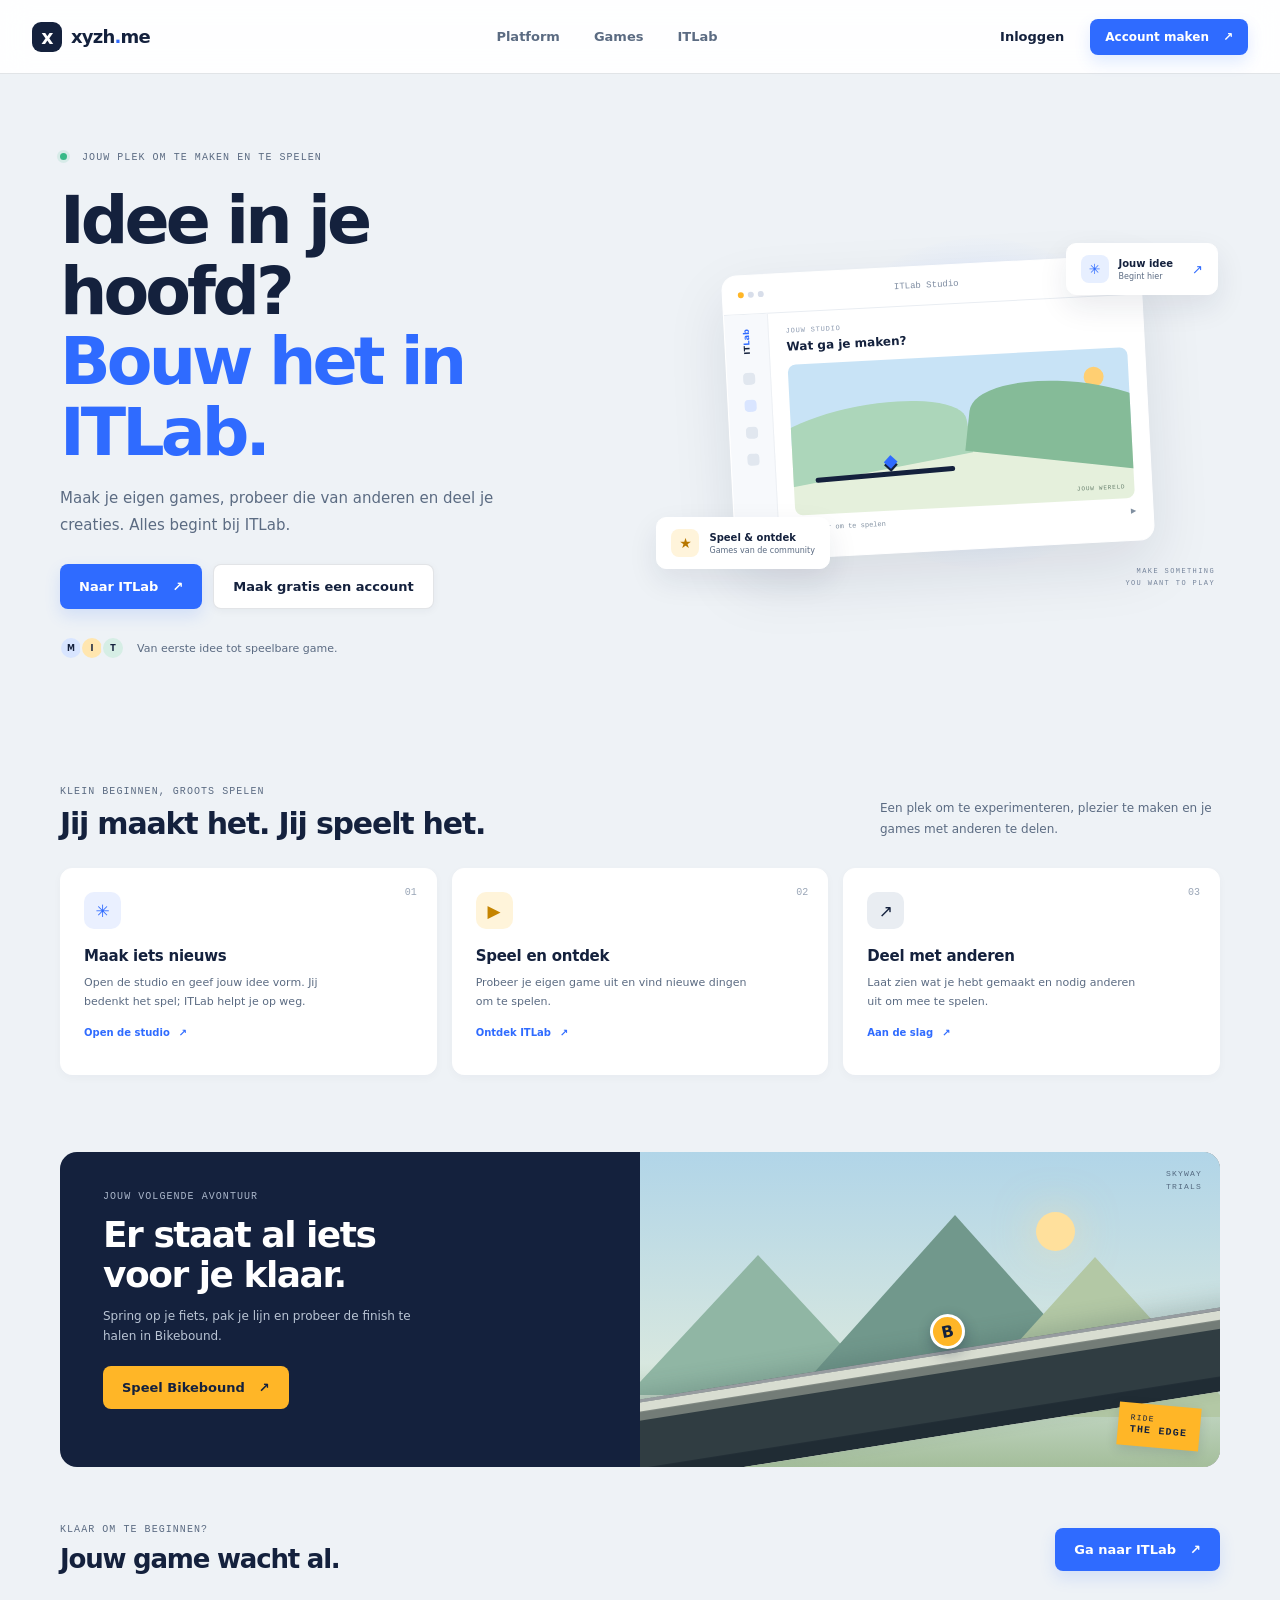
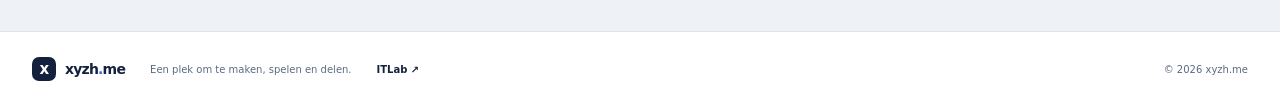
<file: index.html>
<!doctype html>
<html lang="nl">
<head>
  <meta charset="utf-8">
  <meta name="viewport" content="width=device-width,initial-scale=1">
  <meta name="theme-color" content="#eef2f6">
  <meta name="description" content="Ontdek ITLab: maak, speel en deel je eigen games.">
  <title>xyzh.me — Maak. Speel. Deel.</title>
  <link rel="stylesheet" href="styles.css">
  <script src="config.js"></script>
  <script type="module" src="home.js"></script>
</head>
<body>
  <header class="site-header">
    <a class="brand" href="#home" aria-label="xyzh.me home"><span class="brand-mark">x</span><span>xyzh<span class="brand-dot">.</span>me</span></a>
    <nav class="main-nav" aria-label="Hoofdnavigatie">
      <a href="#platform">Platform</a><a href="#games">Games</a><a href="https://itlab.xyzh.me">ITLab</a>
    </nav>
    <div class="header-actions">
      <button class="text-button" id="sign-in" type="button">Inloggen</button>
      <button class="button button-small" id="sign-up" type="button">Account maken <span aria-hidden="true">↗</span></button>
      <div id="user-button" class="user-button" hidden></div>
    </div>
    <button class="mobile-menu" id="mobile-menu" aria-label="Menu openen" aria-expanded="false">☰</button>
  </header>

  <main id="home">
    <section class="hero wrap">
      <div class="hero-copy">
        <div class="eyebrow"><span class="live-dot"></span> JOUW PLEK OM TE MAKEN EN TE SPELEN</div>
        <h1>Idee in je hoofd?<br><span class="highlight">Bouw het in ITLab.</span></h1>
        <p class="hero-text">Maak je eigen games, probeer die van anderen en deel je creaties. Alles begint bij ITLab.</p>
        <div class="hero-actions"><a class="button" href="https://itlab.xyzh.me">Naar ITLab <span aria-hidden="true">↗</span></a><button class="button button-light" id="hero-signup" type="button">Maak gratis een account</button></div>
        <div class="hero-note"><span class="avatars"><i>M</i><i>I</i><i>T</i></span><span>Van eerste idee tot speelbare game.</span></div>
      </div>
      <div class="hero-art" aria-label="Illustratie van het ITLab-platform">
        <div class="art-glow"></div>
        <div class="float-card float-card-top"><span class="float-icon blue">✳</span><span><b>Jouw idee</b><small>Begint hier</small></span><span class="tiny-arrow">↗</span></div>
        <div class="studio-window">
          <div class="window-top"><span class="window-dots"><i></i><i></i><i></i></span><span>ITLab Studio</span><span class="window-menu">···</span></div>
          <div class="window-body"><div class="window-side"><b class="side-logo">IT<span>Lab</span></b><i></i><i></i><i></i><i></i></div><div class="window-content"><div class="window-kicker">JOUW STUDIO</div><b class="window-title">Wat ga je maken?</b><div class="mini-canvas"><span class="sun"></span><span class="hill hill-one"></span><span class="hill hill-two"></span><span class="pixel-player">◆</span><span class="platform"></span><span class="canvas-label">JOUW WERELD</span></div><div class="window-footer"><span><i class="status-dot"></i> Klaar om te spelen</span><span>▶</span></div></div></div>
        </div>
        <div class="float-card float-card-bottom"><span class="float-icon amber">★</span><span><b>Speel & ontdek</b><small>Games van de community</small></span></div>
        <div class="art-label">MAKE SOMETHING<br>YOU WANT TO PLAY</div>
      </div>
    </section>

    <section class="steps wrap" id="platform">
      <div class="section-heading"><div><div class="eyebrow">KLEIN BEGINNEN, GROOTS SPELEN</div><h2>Jij maakt het. Jij speelt het.</h2></div><p>Een plek om te experimenteren, plezier te maken en je games met anderen te delen.</p></div>
      <div class="step-grid">
        <article class="step-card"><span class="step-number">01</span><div class="step-icon icon-blue">✳</div><h3>Maak iets nieuws</h3><p>Open de studio en geef jouw idee vorm. Jij bedenkt het spel; ITLab helpt je op weg.</p><a href="https://itlab.xyzh.me">Open de studio <span>↗</span></a></article>
        <article class="step-card"><span class="step-number">02</span><div class="step-icon icon-amber">▶</div><h3>Speel en ontdek</h3><p>Probeer je eigen game uit en vind nieuwe dingen om te spelen.</p><a href="https://itlab.xyzh.me">Ontdek ITLab <span>↗</span></a></article>
        <article class="step-card"><span class="step-number">03</span><div class="step-icon icon-ink">↗</div><h3>Deel met anderen</h3><p>Laat zien wat je hebt gemaakt en nodig anderen uit om mee te spelen.</p><a href="https://itlab.xyzh.me">Aan de slag <span>↗</span></a></article>
      </div>
    </section>

    <section class="launch wrap" id="games">
      <div class="launch-copy"><div class="eyebrow">JOUW VOLGENDE AVONTUUR</div><h2>Er staat al iets<br>voor je klaar.</h2><p>Spring op je fiets, pak je lijn en probeer de finish te halen in Bikebound.</p><a class="button button-dark" href="bikebound.html">Speel Bikebound <span>↗</span></a></div>
      <div class="launch-art"><div class="launch-sky"><span class="launch-sun"></span><span class="mountain mountain-a"></span><span class="mountain mountain-b"></span><span class="mountain mountain-c"></span><div class="launch-track"></div><div class="bike-token">B</div><span class="launch-caption">SKYWAY<br>TRIALS</span></div><div class="launch-stamp">RIDE<br><b>THE EDGE</b></div></div>
    </section>
    <section class="bottom-cta wrap"><div><div class="eyebrow">KLAAR OM TE BEGINNEN?</div><h2>Jouw game wacht al.</h2></div><a class="button" href="https://itlab.xyzh.me">Ga naar ITLab <span>↗</span></a></section>
  </main>
  <footer class="site-footer"><a class="brand footer-brand" href="#home"><span class="brand-mark">x</span><span>xyzh<span class="brand-dot">.</span>me</span></a><span>Een plek om te maken, spelen en delen.</span><a href="https://itlab.xyzh.me">ITLab ↗</a><span class="copyright">© 2026 xyzh.me</span></footer>
  <div id="auth-status" class="auth-status" role="status" aria-live="polite"></div>
</body>
</html>
</file>
<file: styles.css>
:root{--ink:#14213d;--paper:#eef2f6;--signal:#2f6bff;--amber:#ffb627;--steel:#5b6b82;--white:#fff;--line:rgba(20,33,61,.12);font-family:ui-sans-serif,system-ui,"Segoe UI",Roboto,sans-serif;color:var(--ink);font-synthesis:none;text-rendering:optimizeLegibility}*{box-sizing:border-box}[hidden]{display:none!important}html{scroll-behavior:smooth}body{margin:0;background:var(--paper)}a{color:inherit;text-decoration:none}button{font:inherit}.wrap{width:min(1160px,calc(100% - 64px));margin-inline:auto}.site-header{height:74px;padding:0 max(32px,calc((100vw - 1280px)/2));display:flex;align-items:center;justify-content:space-between;background:#ffffffed;border-bottom:1px solid var(--line);position:sticky;top:0;z-index:10;backdrop-filter:blur(14px)}.brand{display:inline-flex;align-items:center;gap:9px;font-size:18px;font-weight:800;letter-spacing:-.8px}.brand-mark{width:30px;height:30px;display:grid;place-items:center;background:var(--ink);color:#fff;border-radius:9px;font-weight:800;font-size:19px}.brand-dot{color:var(--signal)}.main-nav{display:flex;gap:34px;margin-left:70px;color:var(--steel);font-size:13px;font-weight:650}.main-nav a:hover,.site-footer a:hover{color:var(--signal)}.header-actions{display:flex;align-items:center;gap:20px}.text-button{border:0;background:transparent;color:var(--ink);font-size:13px;font-weight:700;cursor:pointer}.button{display:inline-flex;align-items:center;justify-content:center;gap:14px;border:0;border-radius:8px;padding:14px 19px;background:var(--signal);color:#fff;font-size:13px;font-weight:750;box-shadow:0 7px 16px #2f6bff25;cursor:pointer;transition:transform .18s,box-shadow .18s,background .18s}.button:hover{transform:translateY(-2px);box-shadow:0 10px 22px #2f6bff32;background:#225be3}.button-small{padding:11px 15px;font-size:12px}.button-light{background:#fff;color:var(--ink);box-shadow:0 2px 9px #14213d0c;border:1px solid var(--line)}.button-light:hover{background:#f7f9fb;box-shadow:0 8px 18px #14213d12}.mobile-menu{display:none;border:0;background:none;color:var(--ink);font-size:22px}.user-button[hidden]{display:none}.hero{min-height:548px;padding:78px 0 72px;display:grid;grid-template-columns:1fr 1.02fr;align-items:center;gap:44px}.hero-copy{padding-bottom:4px}.eyebrow{font:500 10px "DM Mono",ui-monospace,monospace;letter-spacing:1.05px;color:var(--steel)}.live-dot,.status-dot{display:inline-block;width:7px;height:7px;border-radius:50%;background:#37b987;margin-right:8px;box-shadow:0 0 0 3px #37b98720}.hero h1{font-size:clamp(42px,5.2vw,67px);letter-spacing:-3.9px;line-height:1.06;margin:22px 0 18px;font-weight:800}.highlight{color:var(--signal)}.hero-text{max-width:465px;font-size:15px;line-height:1.8;color:var(--steel);margin:0 0 25px}.hero-actions{display:flex;gap:11px;flex-wrap:wrap}.hero-note{display:flex;align-items:center;gap:12px;color:var(--steel);font-size:11px;margin-top:27px}.avatars{display:flex;padding-left:2px}.avatars i{font-style:normal;width:24px;height:24px;border-radius:50%;display:grid;place-items:center;color:var(--ink);font-size:8px;font-weight:800;background:#d8e5ff;border:2px solid var(--paper);margin-left:-3px}.avatars i:nth-child(2){background:#ffe6af}.avatars i:nth-child(3){background:#d6eee5}.hero-art{height:390px;position:relative;display:grid;place-items:center}.art-glow{position:absolute;width:340px;height:330px;border-radius:50%;background:radial-gradient(circle,#d5e4ff 0,#e1eafa 47%,transparent 72%);right:70px;top:25px}.studio-window{position:relative;width:min(420px,85%);height:286px;border:1px solid #fff;border-radius:15px;background:#fff;box-shadow:0 24px 60px #14213d1a;transform:rotate(-3deg);overflow:hidden}.window-top{height:39px;padding:0 15px;display:flex;align-items:center;justify-content:space-between;border-bottom:1px solid #e9edf2;color:#7d8ba0;font:9px ui-monospace,SFMono-Regular,Menlo,Consolas,monospace}.window-dots{display:flex;gap:4px}.window-dots i{width:6px;height:6px;border-radius:50%;background:#d8deea}.window-dots i:first-child{background:#ffb627}.window-menu{font-size:17px;letter-spacing:2px}.window-body{height:247px;display:flex}.window-side{width:44px;background:#f7f9fc;border-right:1px solid #edf0f4;display:flex;align-items:center;flex-direction:column;gap:15px;padding-top:14px}.side-logo{font-size:8px;writing-mode:vertical-rl;transform:rotate(180deg);letter-spacing:.2px;margin-bottom:3px}.side-logo span{color:var(--signal)}.window-side i{width:12px;height:12px;border-radius:4px;background:#e1e7ef}.window-side i:nth-of-type(2){background:#d9e5ff}.window-content{flex:1;padding:14px 17px}.window-kicker{font:7px ui-monospace,SFMono-Regular,Menlo,Consolas,monospace;color:#8c9ab0;letter-spacing:.8px}.window-title{display:block;font-size:12px;margin-top:5px}.mini-canvas{height:151px;margin-top:11px;border-radius:8px;position:relative;overflow:hidden;background:linear-gradient(#c8e3f6 0 54%,#e5f0dc 54% 100%)}.sun{position:absolute;right:25px;top:18px;width:20px;height:20px;background:#ffcf72;border-radius:50%}.hill{position:absolute;bottom:39px;width:210px;height:67px;border-radius:50% 50% 0 0}.hill-one{background:#acd6ba;left:-33px;transform:rotate(-8deg)}.hill-two{background:#85bb98;right:-48px;height:80px;transform:rotate(9deg)}.platform{position:absolute;bottom:34px;left:22px;width:140px;height:5px;background:var(--ink);border-radius:4px;transform:rotate(-2deg)}.pixel-player{position:absolute;bottom:40px;left:91px;color:var(--signal);font-size:18px;text-shadow:0 3px 0 #14213d}.canvas-label{position:absolute;right:9px;bottom:8px;color:#68806e;font:6px ui-monospace,SFMono-Regular,Menlo,Consolas,monospace;letter-spacing:.8px}.window-footer{display:flex;justify-content:space-between;color:#8190a1;font:7px ui-monospace,SFMono-Regular,Menlo,Consolas,monospace;margin-top:9px}.status-dot{width:6px;height:6px;background:#32b77a;margin-right:4px}.float-card{position:absolute;z-index:2;display:flex;align-items:center;gap:10px;background:#fff;padding:11px 14px;border-radius:10px;box-shadow:0 12px 30px #14213d17;border:1px solid #ffffff}.float-card b,.float-card small{display:block}.float-card b{font-size:10px}.float-card small{color:var(--steel);font-size:8px;margin-top:3px}.float-icon{width:28px;height:28px;display:grid;place-items:center;border-radius:8px;font-size:14px}.blue{background:#e7efff;color:var(--signal)}.amber{background:#fff4db;color:#b77700}.float-card-top{top:30px;right:2px}.float-card-bottom{bottom:34px;left:0}.tiny-arrow{margin-left:9px;color:var(--signal);font-size:13px}.art-label{position:absolute;bottom:14px;right:5px;color:#74839a;font:7px ui-monospace,SFMono-Regular,Menlo,Consolas,monospace;line-height:1.65;letter-spacing:1.4px;text-align:right}.steps{padding:50px 0 77px}.section-heading{display:flex;align-items:flex-end;justify-content:space-between;margin-bottom:27px}.section-heading h2,.bottom-cta h2{font-size:30px;letter-spacing:-1.2px;margin:9px 0 0}.section-heading>p{color:var(--steel);font-size:12px;line-height:1.7;max-width:340px;margin:0 0 2px}.step-grid{display:grid;grid-template-columns:repeat(3,1fr);gap:15px}.step-card{position:relative;padding:23px 23px 20px;min-height:207px;border-radius:12px;background:#fff;box-shadow:0 3px 10px #14213d08;border:1px solid #fff}.step-number{position:absolute;right:19px;top:18px;font:10px ui-monospace,SFMono-Regular,Menlo,Consolas,monospace;color:#9aa6b7}.step-icon{width:37px;height:37px;border-radius:10px;display:grid;place-items:center;font-size:17px;margin-bottom:18px}.icon-blue{background:#eaf0ff;color:var(--signal)}.icon-amber{background:#fff4da;color:#c58400}.icon-ink{background:#e9edf2;color:var(--ink)}.step-card h3{font-size:15px;margin:0 0 8px;letter-spacing:-.25px}.step-card p{font-size:11px;line-height:1.75;color:var(--steel);margin:0;max-width:275px}.step-card>a{display:inline-flex;gap:9px;align-items:center;color:var(--signal);font-size:10px;font-weight:750;margin-top:15px}.launch{min-height:315px;border-radius:17px;background:var(--ink);display:grid;grid-template-columns:1fr 1fr;overflow:hidden;color:#fff;position:relative}.launch-copy{padding:39px 43px;position:relative;z-index:1}.launch-copy .eyebrow{color:#aab6ca}.launch-copy h2{font-size:36px;letter-spacing:-1.5px;line-height:1.11;margin:13px 0 11px}.launch-copy p{max-width:310px;color:#bac5d5;font-size:12px;line-height:1.7;margin:0 0 19px}.button-dark{background:var(--amber);color:var(--ink);box-shadow:none}.button-dark:hover{background:#ffc550;box-shadow:0 8px 19px #ffb62730}.launch-art{position:relative;min-height:315px;background:linear-gradient(145deg,#b5d7eb,#e5e6c7);overflow:hidden}.launch-sky{position:absolute;inset:0;background:linear-gradient(180deg,#b1d5e8 0%,#d7e7df 67%,#a4be9b 100%)}.launch-sun{position:absolute;right:25%;top:19%;width:39px;height:39px;background:#ffe09c;border-radius:50%;box-shadow:0 0 40px #ffe09c80}.mountain{position:absolute;bottom:62px;width:0;height:0;border-left:130px solid transparent;border-right:130px solid transparent;border-bottom:140px solid #8eafa1}.mountain-a{left:-12px;bottom:72px;border-bottom-color:#90b6a4}.mountain-b{left:25%;border-left-width:170px;border-right-width:170px;border-bottom-width:190px;border-bottom-color:#71988c}.mountain-c{right:-20px;bottom:50px;border-left-width:145px;border-right-width:145px;border-bottom-width:160px;border-bottom-color:#b3c8a5}.launch-track{position:absolute;left:-5%;right:-5%;height:83px;bottom:30px;transform:rotate(-9deg);background:linear-gradient(180deg,#d8ddd1 0 11%,#737c77 12% 22%,#303d42 23% 81%,#202c34 82%);border-top:3px solid #fff8;box-shadow:0 -8px 20px #314c4933}.bike-token{position:absolute;z-index:2;left:50%;bottom:118px;width:35px;height:35px;display:grid;place-items:center;background:var(--amber);border-radius:50%;color:var(--ink);font-weight:900;border:3px solid #fff;box-shadow:0 5px 14px #14213d55;transform:rotate(-12deg)}.launch-caption{position:absolute;right:18px;top:16px;color:#14213d99;text-align:right;font:8px ui-monospace,SFMono-Regular,Menlo,Consolas,monospace;letter-spacing:1.2px;line-height:1.6}.launch-stamp{position:absolute;right:20px;bottom:19px;background:var(--amber);color:var(--ink);padding:9px 12px;font:8px ui-monospace,SFMono-Regular,Menlo,Consolas,monospace;letter-spacing:1.2px;line-height:1.4;transform:rotate(5deg);box-shadow:0 4px 12px #14213d22}.launch-stamp b{font-size:10px}.bottom-cta{display:flex;align-items:center;justify-content:space-between;padding:57px 0}.bottom-cta h2{font-size:26px}.site-footer{min-height:75px;padding:18px max(32px,calc((100vw - 1280px)/2));display:flex;align-items:center;gap:25px;background:#fff;border-top:1px solid var(--line);color:var(--steel);font-size:10px}.footer-brand{font-size:14px;color:var(--ink)}.footer-brand .brand-mark{width:24px;height:24px;border-radius:7px;font-size:15px}.site-footer>a:not(.brand){color:var(--ink);font-weight:700}.copyright{margin-left:auto}.auth-status{position:fixed;z-index:20;bottom:18px;left:50%;transform:translateX(-50%);max-width:min(560px,calc(100% - 32px));padding:11px 15px;border-radius:8px;background:var(--ink);color:#fff;font-size:12px;box-shadow:0 9px 28px #14213d30;opacity:0;pointer-events:none;transition:opacity .2s}.auth-status.show{opacity:1}.auth-status a{color:#a9c3ff;text-decoration:underline}
@media(max-width:850px){.main-nav{margin-left:10px;gap:19px}.hero{gap:10px;grid-template-columns:1fr 1fr}.hero h1{letter-spacing:-2.5px}.hero-art{transform:scale(.92);transform-origin:center}.section-heading{align-items:flex-start;gap:20px}.section-heading>p{max-width:270px}.launch-copy{padding-left:30px}.site-footer{gap:16px}}
@media(max-width:650px){.wrap{width:min(100% - 36px,500px)}.site-header{height:62px;padding:0 18px}.main-nav{display:none;position:absolute;top:61px;left:0;right:0;margin:0;padding:18px;background:#fff;border-bottom:1px solid var(--line);flex-direction:column;gap:17px}.main-nav.open{display:flex}.header-actions{margin-left:auto;margin-right:14px;gap:12px}.text-button{font-size:11px}.button-small{padding:9px 11px;font-size:10px}.brand{font-size:16px}.brand-mark{width:27px;height:27px}.mobile-menu{display:block}.hero{padding:54px 0 25px;display:flex;flex-direction:column;align-items:stretch;gap:8px}.hero h1{font-size:clamp(40px,11vw,58px);letter-spacing:-2.8px;margin:18px 0 14px}.hero-text{font-size:13px}.hero-art{height:320px;transform:scale(.9);margin:-8px -18px 0}.studio-window{width:min(390px,82%)}.float-card-top{right:8px;top:12px}.float-card-bottom{left:12px;bottom:21px}.art-label{bottom:4px;right:5px}.steps{padding:41px 0 48px}.section-heading{display:block;margin-bottom:20px}.section-heading h2{font-size:25px}.section-heading>p{margin-top:10px}.step-grid{grid-template-columns:1fr;gap:10px}.step-card{min-height:0;padding:18px 19px}.step-icon{margin-bottom:13px}.step-card p{max-width:none}.step-card>a{margin-top:11px}.launch{grid-template-columns:1fr}.launch-copy{padding:27px 24px 25px}.launch-copy h2{font-size:31px}.launch-art{min-height:210px}.mountain{bottom:38px}.mountain-a{bottom:43px}.mountain-c{bottom:30px}.launch-track{bottom:15px}.bike-token{bottom:82px}.bottom-cta{padding:41px 0;gap:15px}.bottom-cta h2{font-size:21px}.bottom-cta .button{white-space:nowrap;padding:12px;font-size:11px}.site-footer{padding:19px 18px;display:grid;grid-template-columns:1fr auto;gap:12px;font-size:9px}.site-footer>span:nth-child(2){grid-column:1}.site-footer>a:not(.brand){grid-column:2;grid-row:1}.copyright{grid-column:2;grid-row:2;margin:0;text-align:right}.footer-brand{grid-column:1;grid-row:1}}
@media(max-width:390px){.header-actions{gap:7px;margin-right:8px}.button-small{padding:8px}.brand{gap:6px;font-size:14px}.hero-actions .button{padding:12px 13px;font-size:11px}.hero-art{transform:scale(.8);margin:-26px -31px}.bottom-cta{align-items:flex-start;flex-direction:column}.site-footer{grid-template-columns:1fr}.site-footer>*{grid-column:1!important;grid-row:auto!important;text-align:left!important}.copyright{margin:0}}
</file>
